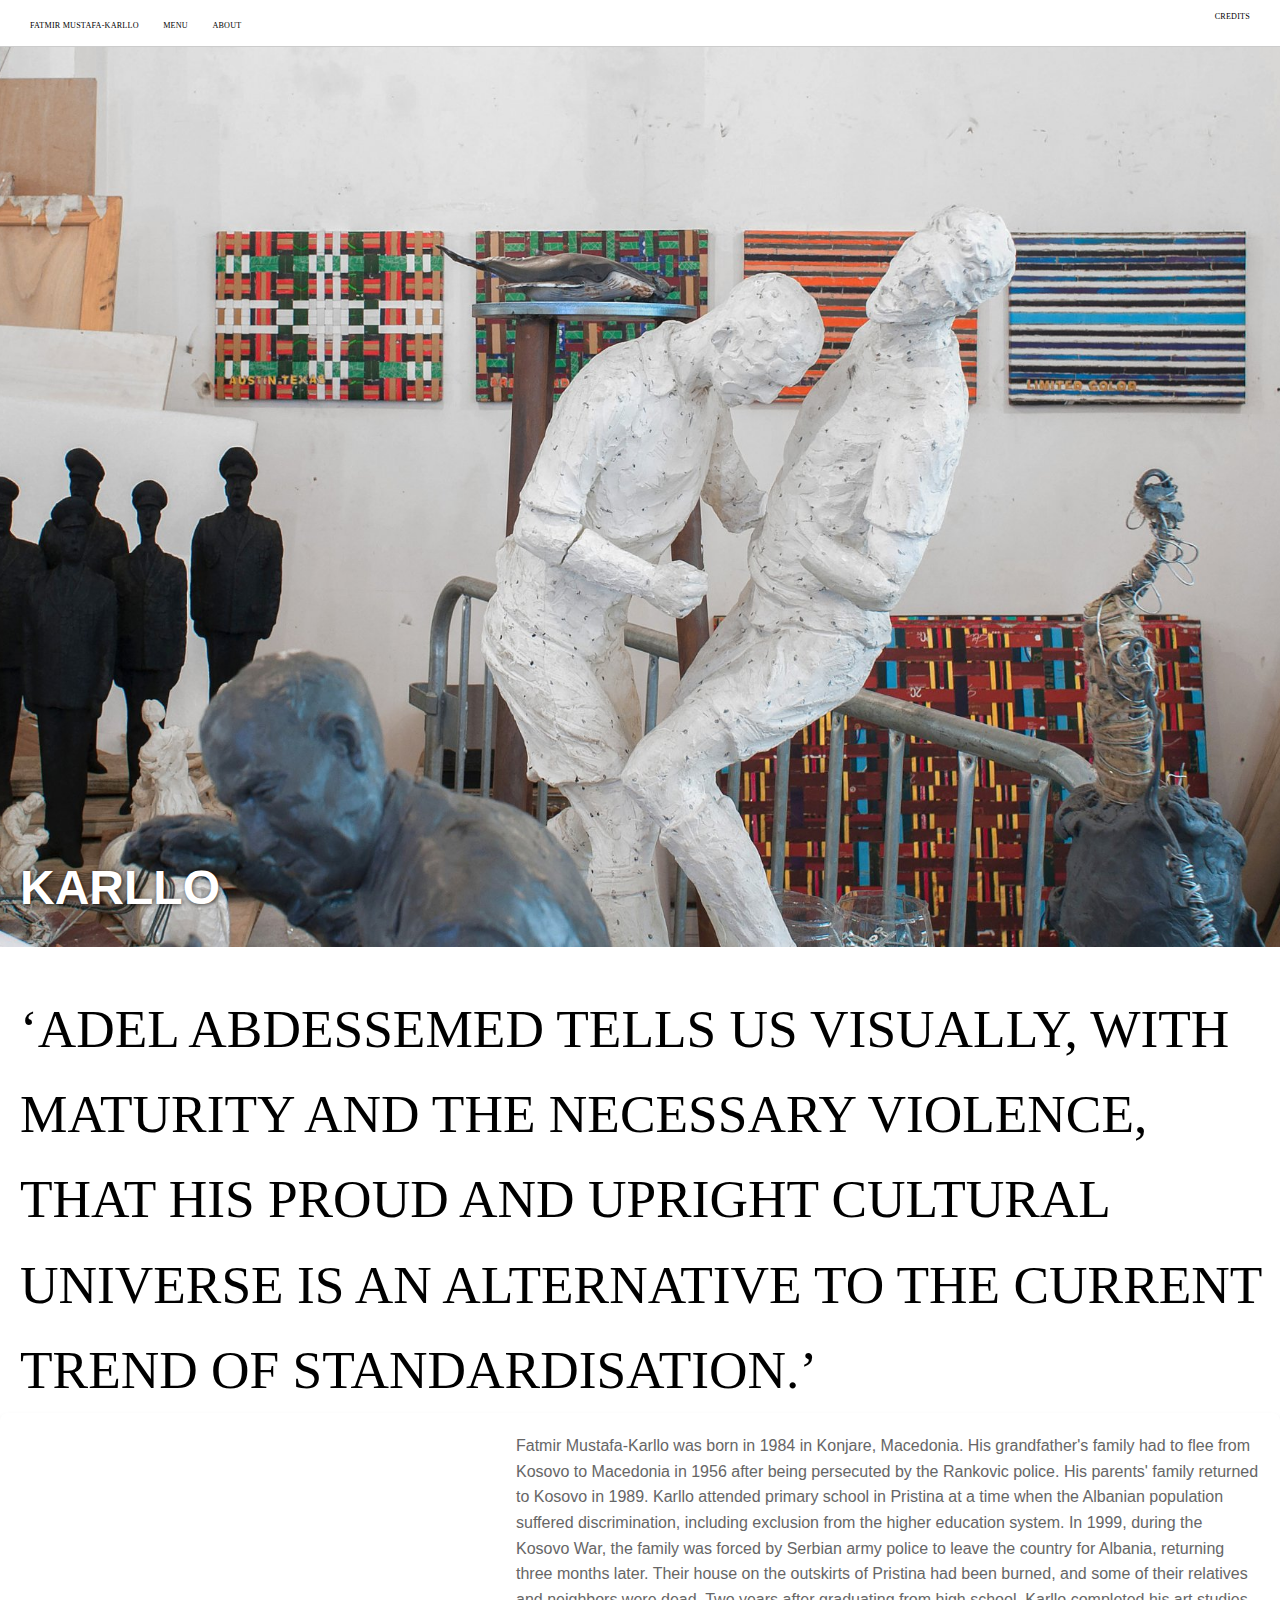
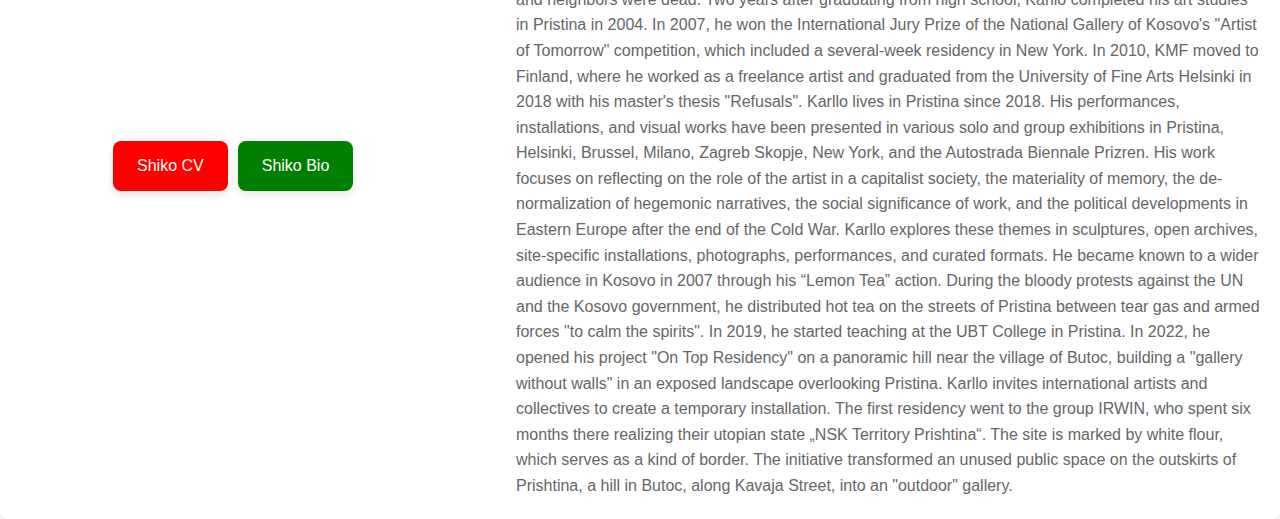
<file: about.html>
<!DOCTYPE html>
<html lang="en">
<head>
    <meta charset="UTF-8">
    <meta name="viewport" content="width=device-width, initial-scale=1.0">
    <title>Simple Artistic Page</title>
    <link rel="stylesheet" href="css/about.css">
</head>
<body>
    <header>
        <nav>
            <a href="#">Fatmir Mustafa-Karllo</a>
            <a href="#">MENU</a>
            <a href="#">ABOUT</a>
        </nav>
        <a href="#">CREDITS</a>
    </header>

    <section class="hero">
        <div class="hero-content">
            <h1>KARLLO</h1>
        </div>
    </section>
    <section class="contenttext"
        style="font-size: 4.1666666667vw; margin-top: 40px; margin-left: 20px;    font-family: 'Attaque-Regular';">
        <p>‘ADEL ABDESSEMED TELLS US VISUALLY, WITH MATURITY AND THE NECESSARY VIOLENCE, THAT HIS PROUD AND UPRIGHT
            CULTURAL UNIVERSE IS AN ALTERNATIVE TO THE CURRENT TREND OF STANDARDISATION.’</p>
    </section>
    <!DOCTYPE html>
    <html lang="en">
    <head>
        <meta charset="UTF-8">
        <meta name="viewport" content="width=device-width, initial-scale=1.0">
        <title>Seksioni me Tekst dhe Butona</title>
    </head>
    <section
        style="display: flex; justify-content: space-between; align-items: center;  padding: 20px; background: #fff; box-shadow: 0 4px 6px rgba(0, 0, 0, 0.1); border-radius: 8px;">
        <!-- Buttons Section (Inline) -->
        <div class="buttons" style="display: flex; flex-direction: row; gap: 10px; width: 25%; margin: 0 auto;">
            <a href="#"
                style="text-decoration: none; padding: 12px 24px; background-color: red; color: white; border-radius: 8px; text-align: center; font-size: 16px; font-weight: 500; transition: all 0.3s ease-in-out; box-shadow: 0 4px 8px rgba(0, 0, 0, 0.1);">
                Shiko CV
            </a>
            <a href="#"
                style="text-decoration: none; padding: 12px 24px; background-color: green; color: white; border-radius: 8px; text-align: center; font-size: 16px; font-weight: 500; transition: all 0.3s ease-in-out; box-shadow: 0 4px 8px rgba(0, 0, 0, 0.1);">
                Shiko Bio
            </a>
        </div>
        <!-- Text Section -->
        <div class="text" style="width: 60%; color: #666; line-height: 1.6;">
            <p style="margin: 0; font-size: 16px;">
                Fatmir Mustafa-Karllo was born in 1984 in Konjare, Macedonia. His grandfather's family had to flee from
                Kosovo to Macedonia in 1956 after being persecuted by the Rankovic police. His parents' family returned
                to Kosovo in 1989. Karllo attended primary school in Pristina at a time when the Albanian population
                suffered discrimination, including exclusion from the higher education system. In 1999, during the
                Kosovo War, the family was forced by Serbian army police to leave the country for Albania, returning
                three months later. Their house on the outskirts of Pristina had been burned, and some of their
                relatives and neighbors were dead. Two years after graduating from high school, Karllo completed his art
                studies in Pristina in 2004. In 2007, he won the International Jury Prize of the National Gallery of
                Kosovo's "Artist of Tomorrow" competition, which included a several-week residency in New York. In 2010,
                KMF moved to Finland, where he worked as a freelance artist and graduated from the University of Fine
                Arts Helsinki in 2018 with his master's thesis "Refusals".

                Karllo lives in Pristina since 2018. His performances, installations, and visual works have been
                presented in various solo and group exhibitions in Pristina, Helsinki, Brussel, Milano, Zagreb Skopje,
                New York, and the Autostrada Biennale Prizren. His work focuses on reflecting on the role of the artist
                in a capitalist society, the materiality of memory, the de-normalization of hegemonic narratives, the
                social significance of work, and the political developments in Eastern Europe after the end of the Cold
                War. Karllo explores these themes in sculptures, open archives, site-specific installations,
                photographs, performances, and curated formats. He became known to a wider audience in Kosovo in 2007
                through his “Lemon Tea” action. During the bloody protests against the UN and the Kosovo government, he
                distributed hot tea on the streets of Pristina between tear gas and armed forces "to calm the spirits".

                In 2019, he started teaching at the UBT College in Pristina. In 2022, he opened his project "On Top
                Residency" on a panoramic hill near the village of Butoc, building a "gallery without walls" in an
                exposed landscape overlooking Pristina. Karllo invites international artists and collectives to create a
                temporary installation. The first residency went to the group IRWIN, who spent six months there
                realizing their utopian state „NSK Territory Prishtina“. The site is marked by white flour, which serves
                as a kind of border. The initiative transformed an unused public space on the outskirts of Prishtina, a
                hill in Butoc, along Kavaja Street, into an "outdoor" gallery.
            </p>
        </div>
    </section>
</body>

</html>
</file>
<file: css/about.css>
* {
    margin: 0;
    padding: 0;
    box-sizing: border-box;
}

body {
    font-family: Arial, sans-serif;
    line-height: 1.6;
    overflow-x: hidden;
}

header {
    display: flex;
    justify-content: space-between;
    align-items: center;
    padding: 10px 20px;
    background-color: white;
    border-bottom: 1px solid #ccc;
    position: sticky;
    top: 0;
    z-index: 1000;
}

header a {
    text-decoration: none;
    color: black;
    margin: 0 10px;
    font-size: 0.6365740741vw;
    font-family: 'Attaque-Regular';
    line-height: 1.3em;
    text-transform: uppercase;
    letter-spacing: 0.025em;
    margin-bottom: 1.4em;
}

header a:hover {
    color: #007BFF;
}

.hero {
    position: relative;
    width: 100%;
    height: 100vh;
    background-image: url('../img/fotoweb1.jpg');
    background-size: cover;
    background-position: center;
}

.hero-content {
    position: absolute;
    bottom: 20px;
    left: 20px;
    color: white;
    text-shadow: 1px 1px 5px rgba(0, 0, 0, 0.7);
}

.hero-content h1 {
    font-size: 3rem;
}

footer {
    text-align: center;
    padding: 10px;
    background-color: #f8f9fa;
    border-top: 1px solid #ccc;
}

footer p {
    color: #666;
}
</file>
